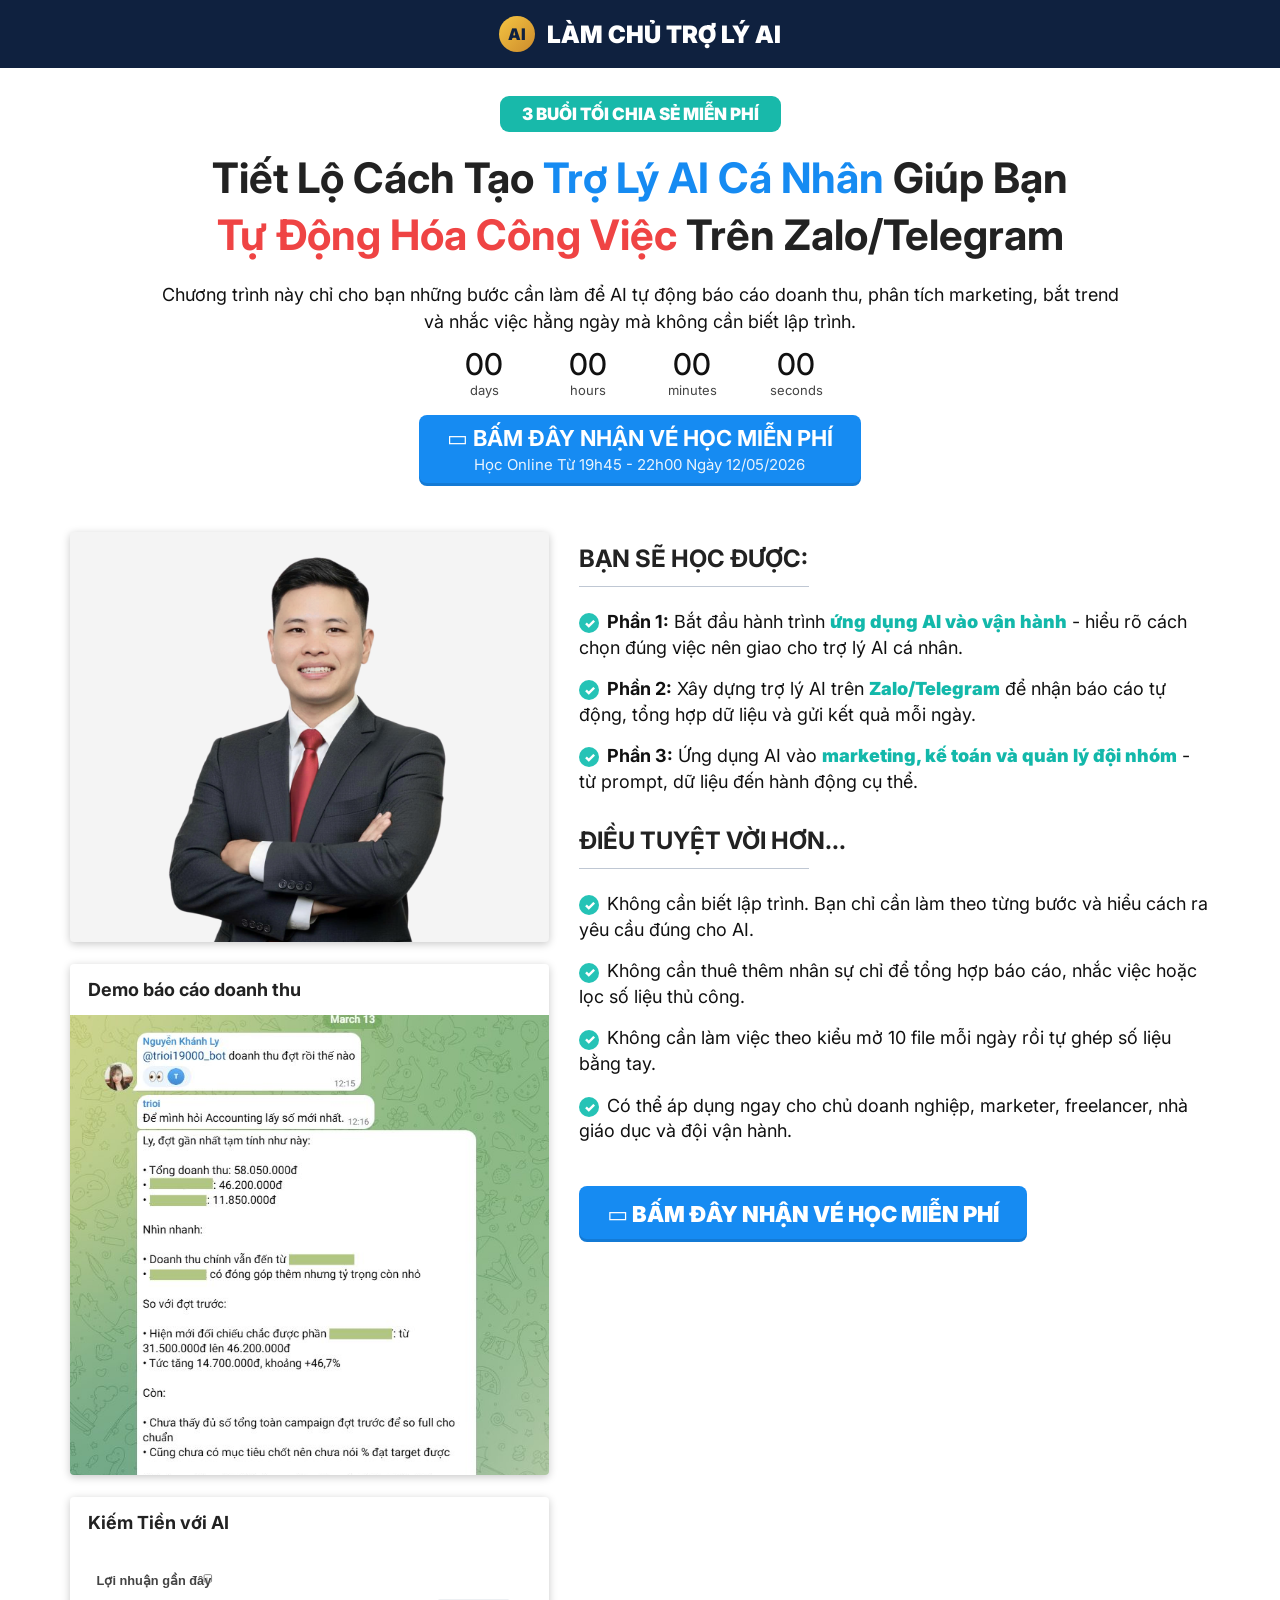
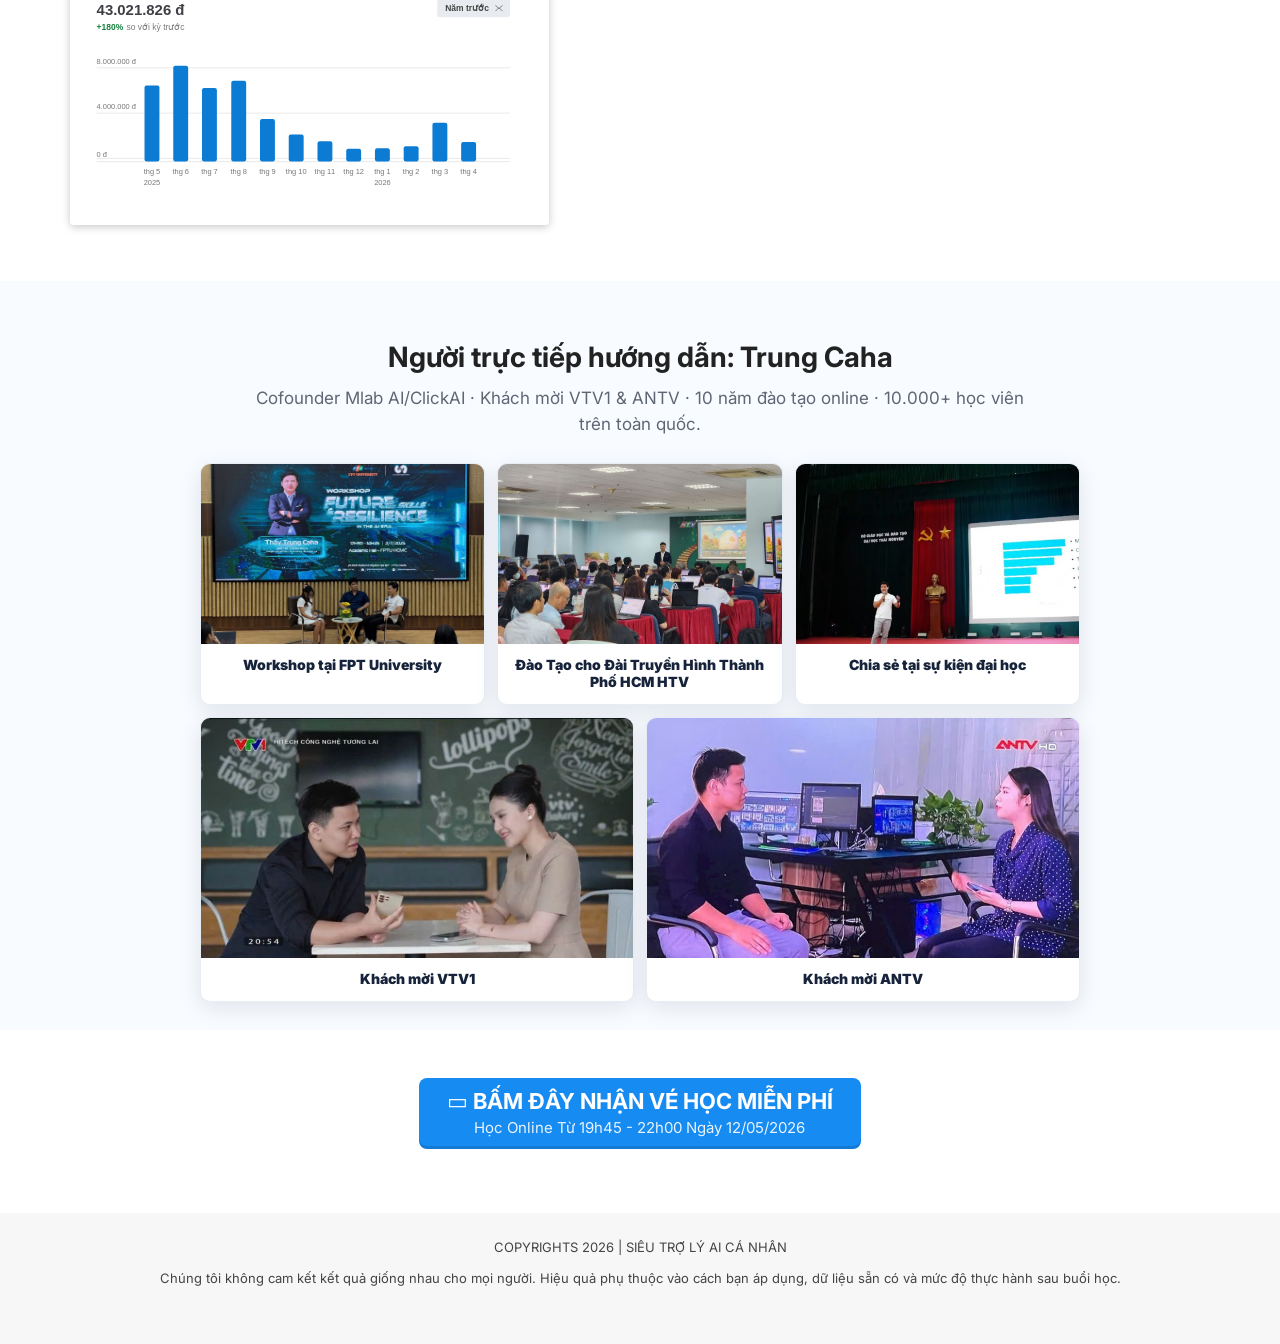
<file: index.html>
<!doctype html>
<html lang="vi">
<head>
  <meta charset="utf-8">
  <meta name="viewport" content="width=device-width, initial-scale=1">
  <title>Làm Chủ Trợ Lý AI Cá Nhân - Webinar miễn phí</title>
  <meta name="description" content="Webinar miễn phí hướng dẫn tạo trợ lý AI cá nhân trên Zalo/Telegram để tự động báo cáo doanh thu, phân tích marketing và nhắc việc hằng ngày.">
  <meta property="og:title" content="Tạo Trợ Lý AI Riêng Trên Zalo/Telegram Trong 1 Buổi">
  <meta property="og:description" content="Webinar miễn phí online qua Zoom với Trung Caha.">
  <meta property="og:image" content="./assets/ai-webinar-og.png">
  <link rel="icon" href="data:,">
  <link rel="preconnect" href="https://fonts.googleapis.com">
  <link rel="preconnect" href="https://fonts.gstatic.com" crossorigin>
  <link rel="preload" as="style" href="https://fonts.googleapis.com/css2?family=Inter:wght@400;600;700;800;900&display=swap" onload="this.rel='stylesheet'">
  <noscript><link href="https://fonts.googleapis.com/css2?family=Inter:wght@400;600;700;800;900&display=swap" rel="stylesheet"></noscript>
  <link rel="stylesheet" href="./styles.css">

  <!-- Meta Pixel Code -->
  <script>
  !function(f,b,e,v,n,t,s)
  {if(f.fbq)return;n=f.fbq=function(){n.callMethod?
  n.callMethod.apply(n,arguments):n.queue.push(arguments)};
  if(!f._fbq)f._fbq=n;n.push=n;n.loaded=!0;n.version='2.0';
  n.queue=[];t=b.createElement(e);t.async=!0;
  t.src=v;s=b.getElementsByTagName(e)[0];
  s.parentNode.insertBefore(t,s)}(window, document,'script',
  'https://connect.facebook.net/en_US/fbevents.js');
  fbq('init', '1961041421163688');
  fbq('track', 'PageView');
  </script>
  <noscript><img height="1" width="1" style="display:none"
  src="https://www.facebook.com/tr?id=1961041421163688&ev=PageView&noscript=1"
  /></noscript>
  <!-- End Meta Pixel Code -->
</head>
<body>
  <header class="topbar">
    <div class="brand">
      <span class="brand-mark">AI</span>
      <span>LÀM CHỦ TRỢ LÝ AI</span>
    </div>
  </header>

  <main>
    <section class="hero" id="top">
      <div class="container narrow">
        <p class="event-badge">3 BUỔI TỐI CHIA SẺ MIỄN PHÍ</p>
        <h1>
          Tiết Lộ Cách Tạo <span class="blue">Trợ Lý AI Cá Nhân</span> Giúp Bạn
          <span class="red">Tự Động Hóa Công Việc</span> Trên Zalo/Telegram
        </h1>
        <p class="hero-lead">
          Chương trình này chỉ cho bạn những bước cần làm để AI tự động báo cáo doanh thu,
          phân tích marketing, bắt trend và nhắc việc hằng ngày mà không cần biết lập trình.
        </p>

        <div class="simple-countdown" aria-label="Đếm ngược đến webinar">
          <div><strong data-days>00</strong><span>days</span></div>
          <div><strong data-hours>00</strong><span>hours</span></div>
          <div><strong data-minutes>00</strong><span>minutes</span></div>
          <div><strong data-seconds>00</strong><span>seconds</span></div>
        </div>

        <a class="primary-cta" href="#lead-popup" data-open-lead-modal>
          <strong>▭ BẤM ĐÂY NHẬN VÉ HỌC MIỄN PHÍ</strong>
          <span>Học Online Từ 19h45 - 22h00 Ngày 12/05/2026</span>
        </a>
      </div>
    </section>

    <section class="main-content">
      <div class="container content-grid">
        <aside class="proof-column">
          <img class="main-photo" src="./assets/trung-caha-portrait.png" alt="Trung Caha - giảng viên hướng dẫn AI" decoding="async">

          <article class="proof-box">
            <strong>Demo báo cáo doanh thu</strong>
            <img src="./assets/demo-revenue.jpg" alt="Trợ lý AI báo cáo doanh thu trên Telegram" loading="lazy" decoding="async">
          </article>

          <article class="proof-box">
            <strong>Kiếm Tiền với AI</strong>
            <img src="./assets/demo-profit.svg" alt="Trợ lý AI báo cáo lợi nhuận gần đây">
          </article>
        </aside>

        <section class="copy-column">
          <h2>BẠN SẼ HỌC ĐƯỢC:</h2>
          <div class="divider"></div>

          <div class="lesson-list">
            <p><span>✓</span><strong>Phần 1:</strong> Bắt đầu hành trình <em>ứng dụng AI vào vận hành</em> - hiểu rõ cách chọn đúng việc nên giao cho trợ lý AI cá nhân.</p>
            <p><span>✓</span><strong>Phần 2:</strong> Xây dựng trợ lý AI trên <em>Zalo/Telegram</em> để nhận báo cáo tự động, tổng hợp dữ liệu và gửi kết quả mỗi ngày.</p>
            <p><span>✓</span><strong>Phần 3:</strong> Ứng dụng AI vào <em>marketing, kế toán và quản lý đội nhóm</em> - từ prompt, dữ liệu đến hành động cụ thể.</p>
          </div>

          <h2>ĐIỀU TUYỆT VỜI HƠN...</h2>
          <div class="divider"></div>

          <div class="lesson-list">
            <p><span>✓</span>Không cần biết lập trình. Bạn chỉ cần làm theo từng bước và hiểu cách ra yêu cầu đúng cho AI.</p>
            <p><span>✓</span>Không cần thuê thêm nhân sự chỉ để tổng hợp báo cáo, nhắc việc hoặc lọc số liệu thủ công.</p>
            <p><span>✓</span>Không cần làm việc theo kiểu mở 10 file mỗi ngày rồi tự ghép số liệu bằng tay.</p>
            <p><span>✓</span>Có thể áp dụng ngay cho chủ doanh nghiệp, marketer, freelancer, nhà giáo dục và đội vận hành.</p>
          </div>

          <a class="primary-cta cta-inline" href="#lead-popup" data-open-lead-modal>▭ BẤM ĐÂY NHẬN VÉ HỌC MIỄN PHÍ</a>
        </section>
      </div>
    </section>

    <section class="authority">
      <div class="container">
        <h2>Người trực tiếp hướng dẫn: Trung Caha</h2>
        <p>Cofounder Mlab AI/ClickAI · Khách mời VTV1 & ANTV · 10 năm đào tạo online · 10.000+ học viên trên toàn quốc.</p>
        <div class="authority-gallery" aria-label="Hình ảnh thực tế về Trung Caha">
          <figure class="gallery-card">
            <img src="./assets/trung-fpt-workshop.jpg" alt="Trung Caha tại workshop Future Skills and Resilience ở FPT University" loading="lazy" decoding="async">
            <figcaption>Workshop tại FPT University</figcaption>
          </figure>
          <figure class="gallery-card">
            <img src="./assets/trung-training-class.jpg" alt="Trung Caha đào tạo AI trong lớp học với học viên" loading="lazy" decoding="async">
            <figcaption>Đào Tạo cho Đài Truyền Hình Thành Phố HCM HTV</figcaption>
          </figure>
          <figure class="gallery-card">
            <img src="./assets/trung-stage-training.jpg" alt="Trung Caha chia sẻ trên sân khấu Đại học Thái Nguyên" loading="lazy" decoding="async">
            <figcaption>Chia sẻ tại sự kiện đại học</figcaption>
          </figure>
          <figure class="gallery-card gallery-card-large">
            <img src="./assets/trung-vtv1.jpg" alt="Trung Caha xuất hiện trong chương trình VTV1" loading="lazy" decoding="async">
            <figcaption>Khách mời VTV1</figcaption>
          </figure>
          <figure class="gallery-card gallery-card-large">
            <img src="./assets/trung-antv.jpg" alt="Trung Caha xuất hiện trong chương trình ANTV" loading="lazy" decoding="async">
            <figcaption>Khách mời ANTV</figcaption>
          </figure>
        </div>
      </div>
    </section>

    <section class="bottom-cta-section">
      <a class="primary-cta" href="#lead-popup" data-open-lead-modal>
        <strong>▭ BẤM ĐÂY NHẬN VÉ HỌC MIỄN PHÍ</strong>
        <span>Học Online Từ 19h45 - 22h00 Ngày 12/05/2026</span>
      </a>
    </section>
  </main>

  <footer class="footer">
    <p>COPYRIGHTS 2026 | SIÊU TRỢ LÝ AI CÁ NHÂN</p>
    <p>Chúng tôi không cam kết kết quả giống nhau cho mọi người. Hiệu quả phụ thuộc vào cách bạn áp dụng, dữ liệu sẵn có và mức độ thực hành sau buổi học.</p>
  </footer>

  <a class="sticky-cta" href="#lead-popup" data-sticky-cta data-open-lead-modal>NHẬN VÉ HỌC MIỄN PHÍ</a>

  <div class="form-modal-backdrop" data-form-modal hidden>
    <div class="lead-popup" role="dialog" aria-modal="true" aria-labelledby="lead-popup-title">
      <button class="modal-close form-modal-close" type="button" data-form-modal-close aria-label="Đóng">×</button>

      <div class="popup-progress"><div class="popup-progress-bar"></div></div>

      <h2 id="lead-popup-title">Điền Thông Tin Của Bạn Bên Dưới Để Hoàn Thành Đăng Ký Miễn Phí</h2>

      <form class="lead-form popup-lead-form" data-lead-form>
        <div class="input-icon-wrap">
          <span class="input-icon">👤</span>
          <input name="name" type="text" autocomplete="name" placeholder="Họ và tên của bạn" required>
        </div>
        <div class="input-icon-wrap">
          <span class="input-icon">📱</span>
          <input name="phone" type="tel" autocomplete="tel" inputmode="tel" placeholder="Số điện thoại / Zalo" required>
        </div>
        <div class="input-icon-wrap">
          <span class="input-icon">✉️</span>
          <input name="email" type="email" autocomplete="email" placeholder="Email nhận link Zoom" required>
        </div>

        <div class="popup-actions">
          <button class="popup-back" type="button" data-form-modal-close>←</button>
          <span class="popup-step">2 of 2</span>
          <button class="popup-submit" type="submit">HOÀN THÀNH</button>
        </div>
      </form>
    </div>
  </div>




  <script src="./script.js" defer></script>
</body>
</html>
</file>
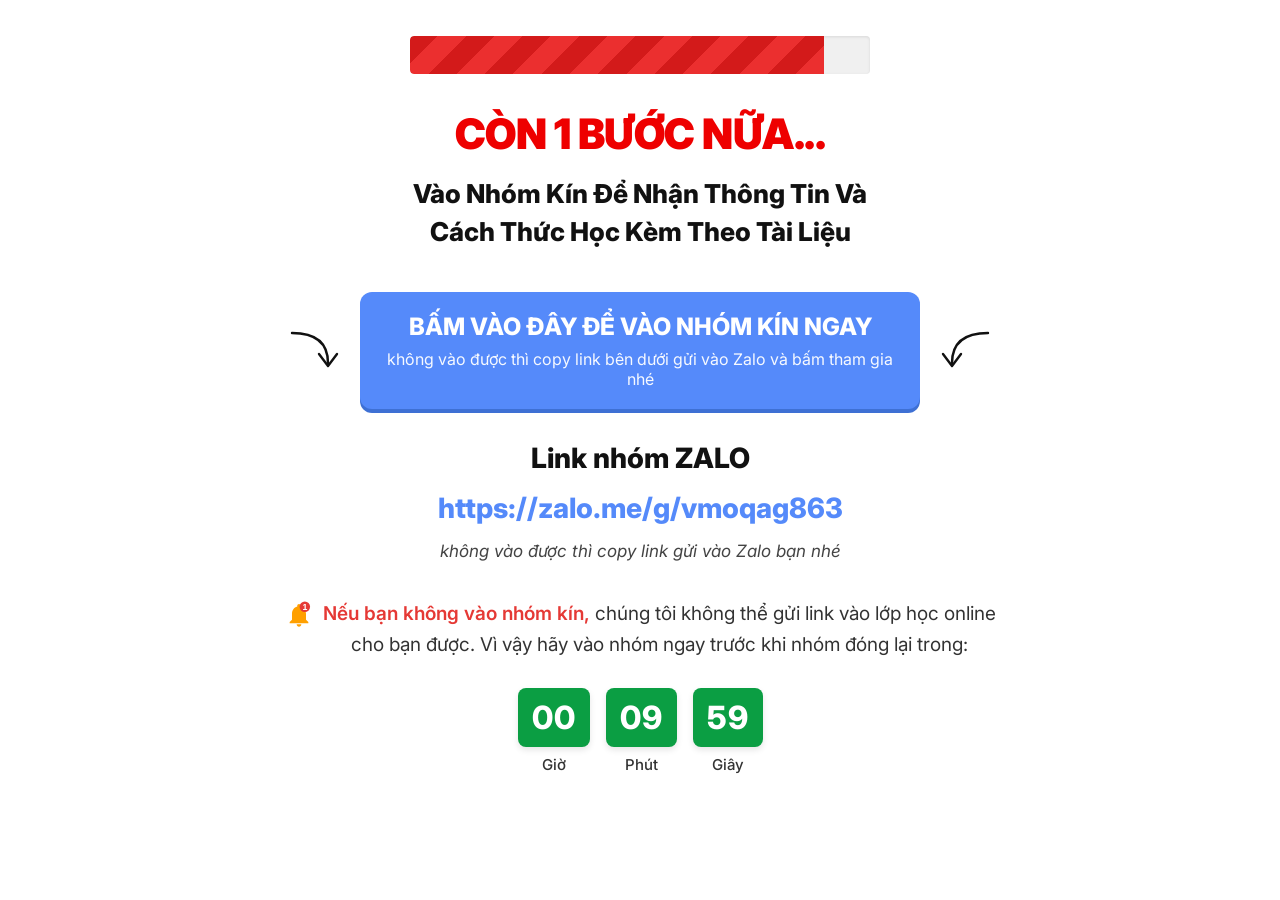
<file: thanks.html>
<!DOCTYPE html>
<html lang="vi">
<head>
    <meta charset="UTF-8">
    <meta name="viewport" content="width=device-width, initial-scale=1.0">
    <title>Cảm ơn - Còn 1 bước nữa...</title>
    <meta property="og:title" content="Siêu Trợ Lý AI Cá Nhân – Vui Lòng Tham Gia Zalo">
    <meta property="og:description" content="Còn 1 bước nữa. Vui lòng tham gia nhóm Zalo để nhận thông tin lớp học.">

    <link rel="preconnect" href="https://fonts.googleapis.com">
    <link rel="preconnect" href="https://fonts.gstatic.com" crossorigin>
    <link href="https://fonts.googleapis.com/css2?family=Inter:wght@400;500;600;700;800;900&display=swap" rel="stylesheet">

    <!-- Meta Pixel Code -->
    <script>
    !function(f,b,e,v,n,t,s)
    {if(f.fbq)return;n=f.fbq=function(){n.callMethod?
    n.callMethod.apply(n,arguments):n.queue.push(arguments)};
    if(!f._fbq)f._fbq=n;n.push=n;n.loaded=!0;n.version='2.0';
    n.queue=[];t=b.createElement(e);t.async=!0;
    t.src=v;s=b.getElementsByTagName(e)[0];
    s.parentNode.insertBefore(t,s)}(window, document,'script',
    'https://connect.facebook.net/en_US/fbevents.js');
    fbq('init', '1961041421163688');
    fbq('track', 'PageView');

    // Fire Lead event with dedup
    const leadId = new URLSearchParams(window.location.search).get('lead_id');
    const leadStorageKey = leadId ? 'metaLeadSent:' + leadId : '';
    if (leadId && localStorage.getItem(leadStorageKey) !== '1') {
        fbq('track', 'Lead', {}, { eventID: leadId });
        localStorage.setItem(leadStorageKey, '1');
    }
    </script>
    <noscript><img height="1" width="1" style="display:none"
    src="https://www.facebook.com/tr?id=1961041421163688&ev=PageView&noscript=1"
    /></noscript>
    <!-- End Meta Pixel Code -->

    <style>
        * { box-sizing: border-box; margin: 0; padding: 0; }
        body {
            font-family: 'Inter', sans-serif;
            background: #ffffff;
            color: #111;
            text-align: center;
        }
        .container {
            max-width: 800px;
            margin: 0 auto;
            padding: 36px 20px 60px;
        }

        /* Progress Bar */
        .progress-wrapper {
            width: 100%;
            max-width: 460px;
            margin: 0 auto 34px;
            background: #f0f0f0;
            border-radius: 4px;
            height: 38px;
            overflow: hidden;
            box-shadow: inset 0 1px 3px rgba(0,0,0,0.1);
        }
        .progress-bar {
            width: 90%;
            height: 100%;
            background: repeating-linear-gradient(
                -45deg,
                #eb2f2f,
                #eb2f2f 20px,
                #d31a1a 20px,
                #d31a1a 40px
            );
            border-radius: 4px 0 0 4px;
            animation: moveStripes 2s linear infinite;
        }
        @keyframes moveStripes {
            0% { background-position: 0 0; }
            100% { background-position: 56px 0; }
        }

        /* Headings */
        .title {
            color: #ee0000;
            font-size: 42px;
            font-weight: 900;
            margin: 0 0 16px;
            letter-spacing: -0.5px;
        }
        .subtitle {
            font-size: 26px;
            font-weight: 800;
            color: #111;
            margin: 0 0 42px;
            line-height: 1.45;
        }

        /* Action Area */
        .action-area {
            display: flex;
            align-items: center;
            justify-content: center;
            gap: 20px;
            margin-bottom: 32px;
        }
        .arrow-svg {
            width: 60px;
            height: auto;
            animation: bounce 1.5s infinite;
        }
        @keyframes bounce {
            0%, 100% { transform: translateY(0); }
            50% { transform: translateY(10px); }
        }

        .btn-wrapper { flex: 1; max-width: 560px; }
        .zalo-btn {
            display: block;
            background: #558afa;
            color: #fff;
            text-decoration: none;
            padding: 20px 24px;
            border-radius: 12px;
            font-weight: 800;
            font-size: 24px;
            box-shadow: 0 4px 0 #3e70d4;
            transition: all 0.2s ease;
        }
        .zalo-btn:hover {
            transform: translateY(2px);
            box-shadow: 0 2px 0 #3e70d4;
            background: #4f80eb;
        }
        .zalo-btn small {
            display: block;
            font-weight: 400;
            font-size: 16px;
            margin-top: 8px;
            color: rgba(255,255,255,0.95);
        }

        /* Group Link */
        .group-label {
            font-size: 28px;
            font-weight: 800;
            margin: 12px 0 16px;
            color: #111;
        }
        .group-link {
            font-size: 28px;
            font-weight: 800;
            color: #558afa;
            text-decoration: none;
            word-break: break-all;
        }
        .group-link:hover { text-decoration: underline; }
        .italic-note {
            font-size: 17px;
            font-style: italic;
            color: #444;
            margin: 16px 0 38px;
        }

        /* Warning */
        .warning-box {
            font-size: 19px;
            line-height: 1.6;
            color: #333;
            max-width: 750px;
            margin: 0 auto 28px;
            display: flex;
            align-items: flex-start;
            justify-content: center;
        }
        .warning-box .red-text {
            color: #e53935;
            font-weight: 600;
        }
        .bell-icon {
            display: inline-block;
            margin-right: 10px;
            width: 28px;
            height: 28px;
            flex-shrink: 0;
            position: relative;
            top: 2px;
        }

        /* Countdown */
        .countdown-wrap {
            display: flex;
            justify-content: center;
            gap: 16px;
            margin-top: 16px;
        }
        .time-item { text-align: center; }
        .time-box {
            background: #0b9e43;
            color: #fff;
            font-size: 32px;
            font-weight: 800;
            padding: 10px 14px;
            border-radius: 8px;
            min-width: 50px;
            display: inline-block;
            box-shadow: 0 3px 6px rgba(0,0,0,0.1);
            letter-spacing: 1px;
        }
        .time-label {
            font-size: 15px;
            font-weight: 500;
            color: #333;
            margin-top: 8px;
            text-transform: capitalize;
        }

        @media (max-width: 768px) {
            .title { font-size: 32px; }
            .subtitle { font-size: 21px; }
            .arrow-svg { display: none; }
            .zalo-btn { font-size: 20px; padding: 16px; }
            .zalo-btn small { font-size: 14px; margin-top: 6px; }
            .group-label { font-size: 23px; }
            .group-link { font-size: 22px; }
            .warning-box { font-size: 17px; text-align: left; }
            .time-box { font-size: 26px; min-width: 42px; padding: 8px 11px; }
        }
    </style>
</head>
<body>
    <div class="container">

        <!-- Progress Bar -->
        <div class="progress-wrapper">
            <div class="progress-bar"></div>
        </div>

        <!-- Headings -->
        <h1 class="title">CÒN 1 BƯỚC NỮA...</h1>
        <h2 class="subtitle">Vào Nhóm Kín Để Nhận Thông Tin Và<br>Cách Thức Học Kèm Theo Tài Liệu</h2>

        <!-- Action Area -->
        <div class="action-area">
            <!-- Left Arrow -->
            <svg class="arrow-svg" viewBox="0 0 100 100" fill="none" xmlns="http://www.w3.org/2000/svg">
                <path d="M 20 20 Q 80 20 80 70" stroke="#111" stroke-width="4" fill="none" stroke-linecap="round"/>
                <path d="M 65 55 L 80 75 L 95 55" stroke="#111" stroke-width="4" fill="none" stroke-linecap="round" stroke-linejoin="round"/>
            </svg>

            <div class="btn-wrapper">
                <a href="https://zalo.me/g/vmoqag863" target="_blank" class="zalo-btn" id="zalo-cta">
                    BẤM VÀO ĐÂY ĐỂ VÀO NHÓM KÍN NGAY
                    <small>không vào được thì copy link bên dưới gửi vào Zalo và bấm tham gia nhé</small>
                </a>
            </div>

            <!-- Right Arrow -->
            <svg class="arrow-svg" viewBox="0 0 100 100" fill="none" xmlns="http://www.w3.org/2000/svg">
                <path d="M 80 20 Q 20 20 20 70" stroke="#111" stroke-width="4" fill="none" stroke-linecap="round"/>
                <path d="M 5 55 L 20 75 L 35 55" stroke="#111" stroke-width="4" fill="none" stroke-linecap="round" stroke-linejoin="round"/>
            </svg>
        </div>

        <!-- Direct Link -->
        <div class="group-label">Link nhóm ZALO</div>
        <a href="https://zalo.me/g/vmoqag863" target="_blank" class="group-link">https://zalo.me/g/vmoqag863</a>
        <div class="italic-note">không vào được thì copy link gửi vào Zalo bạn nhé</div>

        <!-- Warning -->
        <div class="warning-box">
            <svg class="bell-icon" viewBox="0 0 24 24" fill="none" xmlns="http://www.w3.org/2000/svg">
                <path d="M12 22C13.1 22 14 21.1 14 20H10C10 21.1 10.9 22 12 22ZM18 16V11C18 7.93 16.36 5.36 13.5 4.68V4C13.5 3.17 12.83 2.5 12 2.5C11.17 2.5 10.5 3.17 10.5 4V4.68C7.63 5.36 6 7.92 6 11V16L4 18V19H20V18L18 16Z" fill="#FFA000"/>
                <circle cx="17" cy="5" r="4.5" fill="#e53935"/>
                <text x="17" y="7.5" fill="white" font-size="7.5" font-family="sans-serif" font-weight="bold" text-anchor="middle">1</text>
            </svg>
            <div>
                <span class="red-text">Nếu bạn không vào nhóm kín,</span> chúng tôi không thể gửi link vào lớp học online<br>cho bạn được. Vì vậy hãy vào nhóm ngay trước khi nhóm đóng lại trong:
            </div>
        </div>

        <!-- Countdown -->
        <div class="countdown-wrap" id="countdown-timer">
            <div class="time-item">
                <div class="time-box" id="cd-hours">00</div>
                <div class="time-label">Giờ</div>
            </div>
            <div class="time-item">
                <div class="time-box" id="cd-minutes">10</div>
                <div class="time-label">Phút</div>
            </div>
            <div class="time-item">
                <div class="time-box" id="cd-seconds">00</div>
                <div class="time-label">Giây</div>
            </div>
        </div>

    </div>

    <script>
        // Track Zalo click
        document.getElementById('zalo-cta').addEventListener('click', function() {
            if (window.fbq) fbq('trackCustom', 'JoinZaloGroup');
        });

        // 10 minute countdown
        (function() {
            let endTime = sessionStorage.getItem('thanksTimerEnd');
            let now = Date.now();
            let duration = 10 * 60; // 10 mins

            if (endTime && Number(endTime) > now) {
                duration = Math.floor((Number(endTime) - now) / 1000);
            } else {
                sessionStorage.setItem('thanksTimerEnd', String(now + duration * 1000));
            }

            const elMin = document.getElementById('cd-minutes');
            const elSec = document.getElementById('cd-seconds');

            function tick() {
                const m = Math.floor(duration / 60);
                const s = duration % 60;
                elMin.textContent = String(m).padStart(2, '0');
                elSec.textContent = String(s).padStart(2, '0');
                if (duration > 0) duration--;
            }
            tick();
            setInterval(tick, 1000);
        })();
    </script>
</body>
</html>
</file>
<file: styles.css>
:root {
  --navy: #0f213f;
  --blue: #168bf2;
  --red: #ef4444;
  --teal: #18b9aa;
  --ink: #222;
  --muted: #5f6673;
  --line: #d9d9d9;
  --cta: #168bf2;
}

* {
  box-sizing: border-box;
}

html {
  scroll-behavior: smooth;
  -webkit-text-size-adjust: 100%;
  text-size-adjust: 100%;
}

body {
  margin: 0;
  font-family: Inter, system-ui, -apple-system, BlinkMacSystemFont, "Segoe UI", sans-serif;
  color: var(--ink);
  background: #fff;
  letter-spacing: 0;
  overflow-x: hidden;
  -webkit-tap-highlight-color: transparent;
  -webkit-font-smoothing: antialiased;
  -moz-osx-font-smoothing: grayscale;
}

body.modal-open {
  overflow: hidden;
}

a {
  color: inherit;
  text-decoration: none;
}

img {
  display: block;
  max-width: 100%;
}

button,
input {
  font: inherit;
}

.container {
  width: min(1140px, calc(100% - 40px));
  margin: 0 auto;
}

.narrow {
  width: min(1180px, calc(100% - 40px));
}

.topbar {
  display: flex;
  justify-content: center;
  padding: 16px 20px;
  background: var(--navy);
  color: white;
}

.brand {
  display: flex;
  align-items: center;
  gap: 12px;
  font-size: 24px;
  font-weight: 900;
}

.brand-mark {
  display: grid;
  width: 36px;
  height: 36px;
  place-items: center;
  border-radius: 50%;
  background: linear-gradient(135deg, #f5c542, #cc8b2c);
  color: var(--navy);
  font-size: 16px;
}

.hero {
  padding: 28px 0 36px;
  text-align: center;
}

.event-badge {
  display: inline-flex;
  justify-content: center;
  margin: 0 0 18px;
  padding: 8px 22px;
  border-radius: 9px;
  background: var(--teal);
  color: white;
  font-size: 17px;
  font-weight: 900;
}

h1 {
  max-width: 900px;
  margin: 0 auto 18px;
  font-size: clamp(28px, 3.5vw, 42px);
  line-height: 1.35;
  letter-spacing: 0;
}

.blue {
  color: var(--blue);
}

.red {
  color: var(--red);
}

.hero-lead {
  max-width: 960px;
  margin: 0 auto 14px;
  color: #111;
  font-size: 18px;
  line-height: 1.5;
}

.simple-countdown {
  display: flex;
  justify-content: center;
  gap: 32px;
  margin: 8px 0 16px;
}

.simple-countdown div {
  min-width: 72px;
}

.simple-countdown strong {
  display: block;
  color: #111;
  font-size: 30px;
  font-weight: 500;
  line-height: 1;
}

.simple-countdown span {
  color: #444;
  font-size: 13px;
}

.primary-cta,
.modal-btn {
  display: inline-flex;
  align-items: center;
  justify-content: center;
  flex-direction: column;
  min-height: 56px;
  padding: 12px 28px;
  border: 0;
  border-radius: 8px;
  background: var(--cta);
  color: #fff;
  cursor: pointer;
  font-size: 22px;
  font-weight: 900;
  line-height: 1.1;
  text-align: center;
  box-shadow: inset 0 -3px 0 rgba(0, 0, 0, 0.12);
}

.primary-cta strong {
  font-size: inherit;
  line-height: 1.05;
}

.primary-cta span {
  display: block;
  margin-top: 7px;
  font-size: 15px;
  font-weight: 400;
  opacity: 0.9;
}

.main-content {
  padding: 10px 0 56px;
}

.content-grid {
  display: grid;
  grid-template-columns: 0.95fr 1.25fr;
  gap: 30px;
  align-items: start;
}

.proof-column {
  display: grid;
  gap: 22px;
}

.main-photo,
.proof-box {
  border-radius: 4px;
  background: white;
  box-shadow: 0 2px 8px rgba(0, 0, 0, 0.22);
}

.main-photo {
  width: 100%;
  height: 410px;
  object-fit: contain;
  background: #f4f4f4;
  padding-top: 12px;
}

.proof-box {
  overflow: hidden;
}

.proof-box strong {
  display: block;
  padding: 15px 18px;
  font-size: 18px;
}

.proof-box img {
  width: 100%;
  max-height: 460px;
  object-fit: cover;
  object-position: top center;
}

.copy-column {
  padding-top: 12px;
}

.copy-column h2 {
  margin: 0;
  font-size: 24px;
  line-height: 1.25;
}

.divider {
  width: 230px;
  height: 1px;
  margin: 12px 0 22px;
  background: #bfc7d3;
}

.lesson-list {
  display: grid;
  gap: 16px;
  margin-bottom: 32px;
}

.lesson-list p {
  margin: 0;
  color: #111;
  font-size: 18px;
  line-height: 1.42;
}

.lesson-list span {
  display: inline-grid;
  width: 20px;
  height: 20px;
  margin-right: 8px;
  place-items: center;
  border-radius: 50%;
  background: #25c3b6;
  color: white;
  font-size: 13px;
  font-weight: 900;
}

.lesson-list em {
  color: #13b8aa;
  font-style: normal;
  font-weight: 900;
}

.cta-inline {
  margin: 10px auto 0;
}

.authority {
  padding: 36px 0 28px;
  background: #f8fbff;
  text-align: center;
}

.authority h2 {
  margin-bottom: 12px;
  font-size: 28px;
}

.authority p {
  max-width: 780px;
  margin: 0 auto 26px;
  color: var(--muted);
  font-size: 17px;
  line-height: 1.5;
}

.authority-gallery {
  display: grid;
  grid-template-columns: repeat(6, 1fr);
  gap: 12px;
  width: min(880px, 100%);
  margin: 0 auto;
}

.gallery-card {
  grid-column: span 2;
  overflow: hidden;
  margin: 0;
  border: 1px solid #e7edf5;
  border-radius: 10px;
  background: white;
  box-shadow: 0 6px 22px rgba(15, 33, 63, 0.1);
}

.gallery-card-large {
  grid-column: span 3;
}

.gallery-card img {
  width: 100%;
  height: 180px;
  object-fit: cover;
}

.gallery-card-large img {
  height: 240px;
  object-position: center top;
}



.gallery-card figcaption {
  padding: 12px 14px 14px;
  color: #16233a;
  font-size: 14px;
  font-weight: 900;
  text-align: center;
}

.bottom-cta-section {
  display: flex;
  justify-content: center;
  padding: 48px 20px 64px;
}



.lead-form {
  display: grid;
  gap: 16px;
}

.lead-form label {
  display: grid;
  gap: 8px;
  color: #111;
  font-size: 18px;
  font-weight: 900;
}

.lead-form input {
  min-height: 58px;
  padding: 0 16px;
  border: 1.5px solid #cbd5e1;
  border-radius: 8px;
  outline: none;
  font-size: 20px;
}

.lead-form input:focus {
  border-color: var(--blue);
  box-shadow: 0 0 0 4px rgba(22, 139, 242, 0.12);
}

.form-submit {
  width: 100%;
  margin-top: 8px;
  font-size: 24px;
}

.footer {
  padding: 24px 20px 46px;
  background: #f7f7f7;
  color: #444;
  text-align: center;
  font-size: 13px;
  line-height: 1.6;
}

.footer p {
  max-width: 980px;
  margin: 0 auto 10px;
}

.sticky-cta {
  position: fixed;
  right: 18px;
  bottom: 18px;
  z-index: 40;
  display: none;
  padding: 14px 20px;
  border-radius: 8px;
  background: var(--blue);
  color: #fff;
  font-weight: 900;
  box-shadow: 0 10px 24px rgba(22, 139, 242, 0.35);
}

.sticky-cta.is-visible {
  display: inline-flex;
}

.sticky-cta.is-hidden {
  display: none;
}

.modal-backdrop,
.form-modal-backdrop {
  position: fixed;
  inset: 0;
  display: grid;
  place-items: center;
  padding: 20px;
  background: rgba(16, 18, 20, 0.66);
  backdrop-filter: blur(10px);
}

.modal-backdrop {
  z-index: 100;
}

.form-modal-backdrop {
  z-index: 95;
}

.modal-backdrop[hidden],
.form-modal-backdrop[hidden] {
  display: none;
}

.modal {
  position: relative;
  width: min(430px, 100%);
  padding: 32px;
  border-radius: 20px;
  background: white;
  text-align: center;
  box-shadow: 0 28px 90px rgba(0, 0, 0, 0.28);
}

.lead-popup {
  position: relative;
  width: min(520px, 100%);
  padding: 0;
  border: 3px solid var(--blue);
  border-radius: 12px;
  background: #fff;
  box-shadow: 0 28px 90px rgba(0, 0, 0, 0.3);
  overflow: hidden;
}

.popup-progress {
  width: 100%;
  height: 8px;
  background: #e5e7eb;
}

.popup-progress-bar {
  width: 66%;
  height: 100%;
  background: var(--blue);
  border-radius: 0 4px 4px 0;
}

.lead-popup h2 {
  max-width: 400px;
  margin: 36px auto 10px;
  padding: 0 28px;
  color: #050505;
  font-size: 26px;
  line-height: 1.38;
  text-align: center;
  font-weight: 800;
}

.popup-lead-form {
  max-width: 420px;
  margin: 0 auto;
  padding: 18px 28px 0;
  gap: 14px;
}

.input-icon-wrap {
  display: flex;
  align-items: center;
  border: 1.5px solid #cbd5e1;
  border-radius: 30px;
  overflow: hidden;
  background: #fff;
  transition: border-color 0.2s;
}

.input-icon-wrap:focus-within {
  border-color: var(--blue);
  box-shadow: 0 0 0 3px rgba(22, 139, 242, 0.12);
}

.input-icon {
  display: flex;
  align-items: center;
  justify-content: center;
  width: 48px;
  flex-shrink: 0;
  font-size: 20px;
  color: #94a3b8;
  padding-left: 14px;
}

.input-icon-wrap input {
  flex: 1;
  min-height: 54px;
  padding: 0 16px 0 6px;
  border: 0;
  outline: none;
  font-size: 17px;
  background: transparent;
}

.popup-actions {
  display: grid;
  grid-template-columns: auto 1fr auto;
  align-items: center;
  margin: 28px -28px 0;
  border-top: 1px solid #e5e7eb;
  overflow: hidden;
}

.popup-back,
.popup-submit {
  min-height: 56px;
  border: 0;
  color: #fff;
  cursor: pointer;
  font-size: 18px;
  font-weight: 800;
}

.popup-back {
  background: #0d8ce8;
  padding: 0 24px;
  font-size: 22px;
}

.popup-submit {
  background: #0672c7;
  padding: 0 28px;
  letter-spacing: 1px;
}

.popup-step {
  text-align: center;
  font-size: 16px;
  font-weight: 600;
  color: #64748b;
  background: #f1f5f9;
  align-self: stretch;
  display: flex;
  align-items: center;
  justify-content: center;
}

.modal-close {
  position: absolute;
  top: 12px;
  right: 14px;
  width: 36px;
  height: 36px;
  border: 0;
  border-radius: 50%;
  background: #f3f4f6;
  cursor: pointer;
  font-size: 24px;
}

.form-modal-close {
  top: -18px;
  right: -18px;
  border: 2px solid white;
  background: #1f2937;
  color: #fff;
}

.success-icon {
  display: grid;
  width: 64px;
  height: 64px;
  margin: 0 auto 14px;
  place-items: center;
  border-radius: 50%;
  background: #16a34a;
  color: white;
  font-size: 34px;
  font-weight: 900;
}

.modal-step {
  margin-bottom: 6px;
  color: var(--blue);
  font-weight: 900;
  text-transform: uppercase;
}

.modal h2 {
  margin-bottom: 10px;
  font-size: 28px;
}

.modal p {
  color: #5f6772;
  line-height: 1.58;
}

.modal-btn {
  width: 100%;
  min-height: 56px;
  margin: 8px 0 12px;
  font-size: 17px;
}

.modal-warning {
  margin-bottom: 0;
  font-size: 13px;
}

@media (max-width: 900px) {
  .content-grid,
  .register-grid {
    grid-template-columns: 1fr;
  }

  .primary-cta {
    font-size: 22px;
  }

  .lesson-list p {
    font-size: 21px;
  }
}

@media (max-width: 640px) {
  .container,
  .narrow {
    width: min(100% - 28px, 1140px);
  }

  .brand {
    font-size: 20px;
  }

  .hero {
    padding: 32px 0 42px;
  }

  .event-badge {
    padding: 10px 16px;
    font-size: 16px;
  }

  h1 {
    font-size: 34px;
    line-height: 1.22;
  }

  .hero-lead {
    font-size: 18px;
  }

  .simple-countdown {
    gap: 18px;
  }

  .simple-countdown strong {
    font-size: 28px;
  }

  .primary-cta {
    width: 100%;
    min-height: 58px;
    padding: 12px 14px;
    font-size: 18px;
  }

  .primary-cta span {
    font-size: 14px;
  }

  .main-photo {
    height: 320px;
  }

  .copy-column h2 {
    font-size: 27px;
  }

  .lesson-list p {
    font-size: 18px;
  }

  .proof-box img {
    max-height: 390px;
  }

  .register-grid {
    padding: 24px 18px;
  }

  .register-grid h2 {
    font-size: 30px;
  }

  .register-grid p,
  .register-grid li {
    font-size: 17px;
  }

  .authority h2 {
    font-size: 28px;
  }

  .authority p {
    font-size: 17px;
  }

  .authority-gallery {
    grid-template-columns: 1fr;
  }

  .gallery-card,
  .gallery-card-large {
    grid-column: span 1;
  }

  .gallery-card img {
    height: 220px;
  }

  .sticky-cta {
    left: 12px;
    right: 12px;
    bottom: 12px;
    justify-content: center;
  }

  .lead-popup {
    width: 100%;
    max-height: 100vh;
    border-radius: 0;
    border-width: 2px;
    overflow: auto;
  }

  .lead-popup h2 {
    font-size: 22px;
    margin: 28px auto 8px;
    padding: 0 20px;
  }

  .popup-lead-form {
    padding: 14px 20px 0;
  }

  .input-icon-wrap input {
    min-height: 50px;
    font-size: 16px;
  }

  .popup-actions {
    margin: 22px -20px 0;
  }

  .popup-back,
  .popup-submit {
    min-height: 50px;
    font-size: 16px;
  }

  .popup-step {
    font-size: 14px;
  }

  .form-modal-close {
    top: 10px;
    right: 10px;
    background: #374151;
    border: 0;
  }
}
</file>
